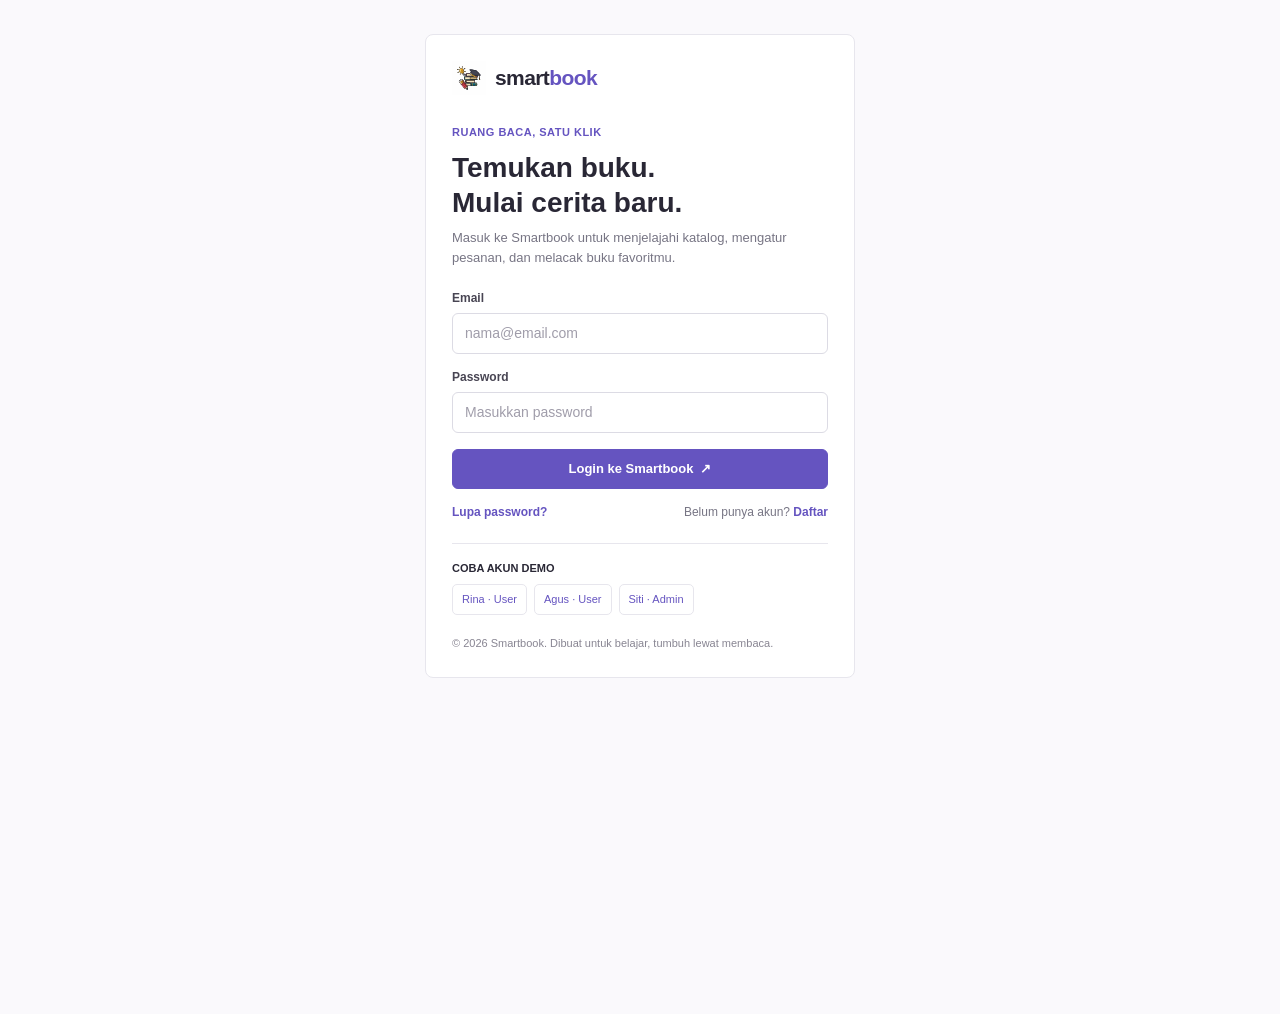
<file: index.html>
<!DOCTYPE html>
<html lang="id">
<head>
  <meta charset="UTF-8">
  <meta name="viewport" content="width=device-width, initial-scale=1.0">
  <meta http-equiv="refresh" content="0; url=login.html">
  <title>Smartbook</title>
</head>
<body>
  <p>Membuka Smartbook... <a href="login.html">Klik di sini jika halaman tidak berpindah otomatis.</a></p>
</body>
</html>
</file>
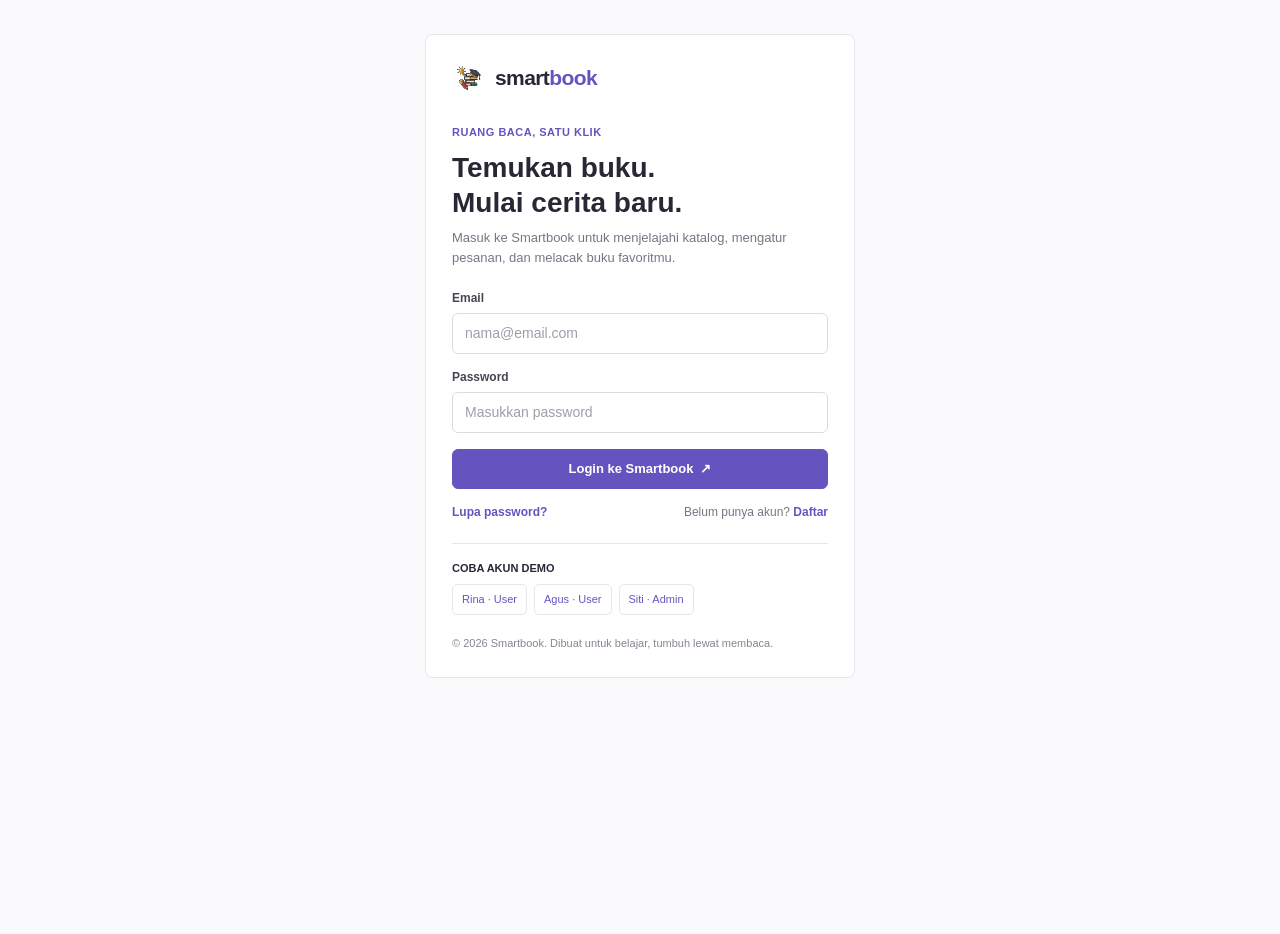
<file: checkout.html>
<!DOCTYPE html>
<html lang="id">

<head>
    <meta charset="UTF-8">
    <meta name="viewport" content="width=device-width, initial-scale=1.0">
    <meta name="theme-color" content="#6257e8">
    <title>Pemesanan Buku | Smartbook</title>
    <link rel="icon" href="img/smartbook-logo.svg" type="image/svg+xml">
    <link rel="stylesheet" href="css/style.css">
</head>

<body>
    <div class="app-shell">
        <aside class="sidebar"><a class="brand" href="dashboard.html"><img src="img/smartbook-logo.svg" alt=""><span
                    class="brand-name">smart<span>book</span></span></a>
            <p class="nav-label">Menu utama</p>
            <nav class="nav-list"><a class="nav-link" href="dashboard.html"><span
                        class="nav-icon">▦</span>Dashboard</a><a class="nav-link" href="stok.html"><span
                        class="nav-icon">▤</span>Stok & Katalog</a><a class="nav-link active" href="checkout.html"><span
                        class="nav-icon">＋</span>Pemesanan Buku</a><a class="nav-link" href="tracking.html"><span
                        class="nav-icon">↗</span>Tracking Pengiriman</a></nav>
            <p class="nav-label">Aktivitas</p>
            <nav class="nav-list"><a class="nav-link" href="laporan.html"><span class="nav-icon">▥</span>Laporan
                    Pemesanan</a><a class="nav-link" href="transaksi.html"><span class="nav-icon">◷</span>History
                    Transaksi</a></nav>
            <div class="sidebar-bottom">
                <div class="help-box"><strong>Pesan dengan nyaman</strong>
                    <p>Pastikan alamat dan nomor kontak benar.</p><a class="btn btn-secondary"
                        href="tracking.html">Lacak pesanan ↗</a>
                </div>
                <div class="profile-row">
                    <div class="avatar" data-user-initial>SB</div>
                    <div class="profile-meta"><strong data-user-name>Pengguna Smartbook</strong><span
                            data-user-role>User</span></div><button class="logout-button" type="button" title="Keluar"
                        aria-label="Keluar">↪</button>
                </div>
            </div>
        </aside>
        <main class="main-area">
            <header class="topbar">
                <div class="topbar-left"><button class="mobile-menu" aria-label="Buka menu" type="button">☰</button>
                    <div>
                        <div class="topbar-title">Pemesanan Buku</div>
                        <div class="topbar-sub">Pilih buku lalu lengkapi data pemesan</div>
                    </div>
                </div>
                <div class="topbar-right">
                    <div class="date-chip">▦ <span data-current-date></span></div>
                    <div class="topbar-avatar">
                        <div class="avatar" data-user-initial>SB</div>
                        <div class="profile-name"><strong data-user-name>Pengguna Smartbook</strong><span
                                data-user-role>User</span></div>
                    </div>
                </div>
            </header>
            <section class="content">
                <div class="page-top">
                    <div><span class="eyebrow">Checkout</span>
                        <h1>Buat pemesanan</h1>
                        <p>Tambahkan buku ke keranjang, lalu selesaikan detail pengiriman.</p>
                    </div><a class="btn btn-outline" href="stok.html">← Kembali ke katalog</a>
                </div>
                <form id="checkout-form" novalidate>
                    <div class="checkout-grid">
                        <div>
                            <section class="card checkout-section">
                                <div class="step-title"><span class="step-number">1</span>
                                    <h2>Pilih buku</h2>
                                </div>
                                <div class="form-row">
                                    <div class="form-group"><label for="select-book">Buku dari katalog</label><select
                                            class="form-control" id="select-book" required></select></div>
                                    <div class="form-group"><label for="select-qty">Jumlah</label><input
                                            class="form-control" id="select-qty" type="number" min="1" max="99"
                                            value="1" required></div>
                                </div><button class="btn btn-secondary" id="add-to-cart" type="button">＋ Tambahkan ke
                                    keranjang</button>
                                <div style="height:18px"></div>
                                <div class="section-heading">
                                    <div>
                                        <h3>Keranjang belanja</h3>
                                        <p id="cart-count-label">Belum ada buku dipilih.</p>
                                    </div>
                                </div>
                                <div id="cart-items">
                                    <div class="empty-state"><span class="empty-icon">▣</span>Keranjang masih kosong.
                                        Pilih buku dari katalog di atas.</div>
                                </div>
                            </section>
                            <section class="card checkout-section">
                                <div class="step-title"><span class="step-number">2</span>
                                    <h2>Informasi pemesan</h2>
                                </div>
                                <div class="form-row">
                                    <div class="form-group"><label for="customer-name">Nama lengkap</label><input
                                            class="form-control" id="customer-name" required
                                            placeholder="Nama penerima"></div>
                                    <div class="form-group"><label for="customer-email">Email</label><input
                                            class="form-control" id="customer-email" type="email" required
                                            placeholder="nama@email.com"></div>
                                </div>
                                <div class="form-row">
                                    <div class="form-group"><label for="customer-phone">Nomor telepon</label><input
                                            class="form-control" id="customer-phone" type="tel" required
                                            pattern="[0-9+() -]{8,18}" placeholder="08xxxxxxxxxx"></div>
                                    <div class="form-group"><label for="customer-city">Kota/Kabupaten</label><input
                                            class="form-control" id="customer-city" required
                                            placeholder="Contoh: Jakarta Selatan"></div>
                                </div>
                                <div class="form-group"><label for="customer-address">Alamat pengiriman
                                        lengkap</label><textarea class="form-control" id="customer-address" required
                                        minlength="10"
                                        placeholder="Nama jalan, nomor rumah, RT/RW, kelurahan..."></textarea></div>
                            </section>
                            <section class="card checkout-section">
                                <div class="step-title"><span class="step-number">3</span>
                                    <h2>Informasi pembayaran</h2>
                                </div>
                                <div class="form-group"><label for="payment-method">Metode pembayaran</label><select
                                        class="form-control" id="payment-method" required>
                                        <option value="Transfer bank">Transfer bank</option>
                                        <option value="E-wallet">E-wallet</option>
                                        <option value="COD">Bayar di tempat (COD)</option>
                                    </select></div>
                                <div class="form-group"><label for="shipping-method">Jenis pengiriman</label><select
                                        class="form-control" id="shipping-method" required>
                                        <option value="Reguler">Reguler · Rp10.000</option>
                                        <option value="Ekspres">Ekspres · Rp20.000</option>
                                    </select></div>
                            </section>
                        </div>
                        <aside>
                            <section class="card" style="position:sticky;top:95px">
                                <div class="section-heading">
                                    <div>
                                        <h2>Ringkasan pesanan</h2>
                                        <p>Cek total sebelum checkout.</p>
                                    </div><span class="icon-box" style="width:37px;height:37px">▣</span>
                                </div>
                                <div class="cart-total">
                                    <div class="total-row"><span>Subtotal buku</span><strong
                                            id="summary-subtotal">Rp0</strong></div>
                                    <div class="total-row"><span>Ongkos kirim</span><strong
                                            id="summary-shipping">Rp10.000</strong></div>
                                    <div class="total-row grand"><span>Total pembayaran</span><strong
                                            id="summary-total">Rp10.000</strong></div>
                                    <p class="form-hint" style="margin:0">Nomor DO akan dibuat otomatis setelah
                                        pemesanan disimpan.</p><button class="btn" type="submit" id="place-order">Buat
                                        pesanan ↗</button><span class="muted small" style="text-align:center">Front-end
                                        demo · tidak ada pembayaran sungguhan</span>
                                </div>
                            </section>
                        </aside>
                    </div>
                </form>
                <footer class="content-footer"><span>© <span id="footer-year"></span> Smartbook</span><span>Pastikan
                        data pemesan sudah sesuai sebelum checkout.</span></footer>
            </section>
        </main>
    </div>
    <div class="modal-backdrop" id="order-success-modal" aria-hidden="true">
        <section class="modal" role="dialog" aria-modal="true" aria-labelledby="order-success-title">
            <div style="text-align:center;padding:8px 8px 2px">
                <div class="icon-box green"
                    style="width:64px;height:64px;margin:0 auto 17px;font-size:27px;border-radius:20px">✓</div>
                <h2 id="order-success-title">Pesanan berhasil dibuat!</h2>
                <p class="muted">Simpan nomor DO ini untuk melacak paketmu.</p>
                <div style="margin:20px 0;padding:17px;border:1px dashed #d9d6ff;border-radius:13px;background:#faf9ff">
                    <span class="muted small">NOMOR DELIVERY ORDER</span>
                    <div id="success-do"
                        style="margin-top:5px;color:var(--brand);font-size:24px;font-family:Manrope,sans-serif;font-weight:800;letter-spacing:1px">
                    </div>
                </div>
                <p id="success-total" class="muted small"></p>
                <div class="modal-actions" style="justify-content:center"><button class="btn btn-outline" type="button"
                        id="copy-do">Salin nomor DO</button><a class="btn" id="track-new-order"
                        href="tracking.html">Lacak pesanan ↗</a></div>
            </div>
        </section>
    </div>
    <script src="js/data.js"></script>
    <script src="js/app.js"></script>
    <script src="js/checkout.js"></script>
</body>

</html>
</file>
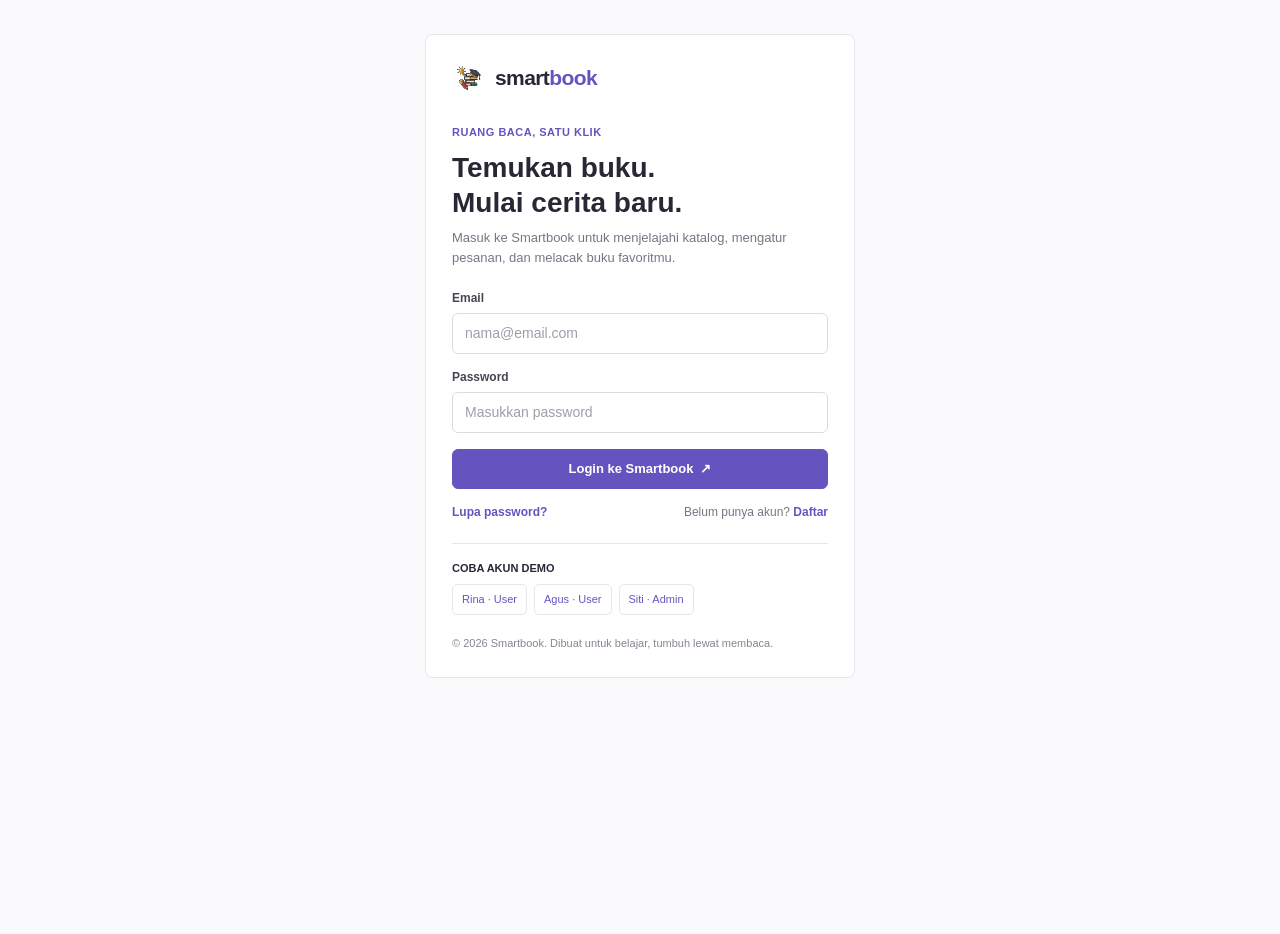
<file: dashboard.html>
<!DOCTYPE html>
<html lang="id">
<head>
  <meta charset="UTF-8"><meta name="viewport" content="width=device-width, initial-scale=1.0">
  <meta name="theme-color" content="#6257e8"><title>Dashboard | Smartbook</title>
  <link rel="icon" href="img/smartbook-logo.svg" type="image/svg+xml"><link rel="stylesheet" href="css/style.css">
</head>
<body>
  <div class="app-shell">
    <aside class="sidebar">
      <a class="brand" href="dashboard.html"><img src="img/smartbook-logo.svg" alt=""><span class="brand-name">smart<span>book</span></span></a>
      <p class="nav-label">Menu utama</p>
      <nav class="nav-list" aria-label="Navigasi utama">
        <a class="nav-link active" href="dashboard.html"><span class="nav-icon">▦</span>Dashboard</a>
        <a class="nav-link" href="stok.html"><span class="nav-icon">▤</span>Stok & Katalog</a>
        <a class="nav-link" href="checkout.html"><span class="nav-icon">＋</span>Pemesanan Buku</a>
        <a class="nav-link" href="tracking.html"><span class="nav-icon">↗</span>Tracking Pengiriman</a>
      </nav>
      <p class="nav-label">Aktivitas</p>
      <nav class="nav-list" aria-label="Aktivitas">
        <a class="nav-link" href="laporan.html"><span class="nav-icon">▥</span>Laporan Pemesanan</a>
        <a class="nav-link" href="transaksi.html"><span class="nav-icon">◷</span>History Transaksi</a>
      </nav>
      <div class="sidebar-bottom">
        <div class="help-box"><strong>Butuh bantuan?</strong><p>Pantau pesanan dan katalogmu dengan mudah.</p><a class="btn btn-secondary" href="tracking.html">Lacak pesanan ↗</a></div>
        <div class="profile-row"><div class="avatar" data-user-initial>SB</div><div class="profile-meta"><strong data-user-name>Pengguna Smartbook</strong><span data-user-role>User</span></div><button class="logout-button" type="button" title="Keluar" aria-label="Keluar">↪</button></div>
      </div>
    </aside>
    <main class="main-area">
      <header class="topbar"><div class="topbar-left"><button class="mobile-menu" aria-label="Buka menu" type="button">☰</button><div><div class="topbar-title">Dashboard</div><div class="topbar-sub">Ringkasan aktivitas Smartbook</div></div></div><div class="topbar-right"><div class="date-chip">▦ <span data-current-date></span></div><div class="topbar-avatar"><div class="avatar" data-user-initial>SB</div><div class="profile-name"><strong data-user-name>Pengguna Smartbook</strong><span data-user-role>User</span></div></div></div></header>
      <section class="content">
        <div class="welcome-banner"><div class="welcome-text"><span class="eyebrow" id="greeting-label">Selamat datang</span><h1 id="greeting-title">Hai, selamat datang di Smartbook!</h1><p>Kelola koleksi buku, pesan bacaan favorit, dan pantau status pengiriman dalam satu tempat.</p><a class="btn" href="stok.html">Jelajahi katalog <span aria-hidden="true">↗</span></a></div><div class="welcome-art" aria-hidden="true"><img src="img/manajemen_keuangan.jpg" alt=""><img src="img/pengantar_komunikasi.jpg" alt=""><img src="img/kepemimpinan.jpg" alt=""></div></div>
        <div class="stats-grid">
          <article class="card stat-card"><div class="icon-box">▤</div><div><p class="stat-label">Judul buku</p><p class="stat-number" id="stat-books">0</p><div class="stat-foot">Koleksi katalog aktif</div></div></article>
          <article class="card stat-card"><div class="icon-box green">▥</div><div><p class="stat-label">Total stok</p><p class="stat-number" id="stat-stock">0</p><div class="stat-foot">Buku siap dipesan</div></div></article>
          <article class="card stat-card"><div class="icon-box orange">▣</div><div><p class="stat-label">Total pesanan</p><p class="stat-number" id="stat-orders">0</p><div class="stat-foot">Termasuk data demo</div></div></article>
          <article class="card stat-card"><div class="icon-box red">↗</div><div><p class="stat-label">Dalam pengiriman</p><p class="stat-number" id="stat-shipping">0</p><div class="stat-foot">Pesanan masih berjalan</div></div></article>
        </div>
        <div class="dashboard-grid">
          <section class="card"><div class="section-heading"><div><h2>Akses cepat</h2><p>Pilih aktivitas yang ingin kamu lakukan.</p></div><span class="pill info">Smartbook</span></div><div class="quick-grid">
            <a class="quick-link" href="stok.html"><div class="icon-box">▤</div><div><strong>Stok & katalog</strong><span>Kelola koleksi buku</span></div><span class="arrow">↗</span></a>
            <a class="quick-link" href="checkout.html"><div class="icon-box green">＋</div><div><strong>Buat pemesanan</strong><span>Tambah pesanan baru</span></div><span class="arrow">↗</span></a>
            <a class="quick-link" href="tracking.html"><div class="icon-box orange">⌖</div><div><strong>Tracking pengiriman</strong><span>Lihat progres paket</span></div><span class="arrow">↗</span></a>
            <a class="quick-link" href="laporan.html"><div class="icon-box red">▥</div><div><strong>Laporan pesanan</strong><span>Ringkasan aktivitas</span></div><span class="arrow">↗</span></a>
          </div></section>
          <section class="card"><div class="section-heading"><div><h2>Pesanan terbaru</h2><p>Aktivitas transaksi terkini.</p></div><a class="text-button" href="transaksi.html">Lihat semua ↗</a></div><div class="activity-list" id="recent-orders"></div></section>
        </div>
        <footer class="content-footer"><span>© <span id="footer-year"></span> Smartbook</span><span>Belajar lebih mudah, satu halaman setiap kali.</span></footer>
      </section>
    </main>
  </div>
  <script src="js/data.js"></script><script src="js/app.js"></script><script src="js/dashboard.js"></script>
</body></html>
</file>
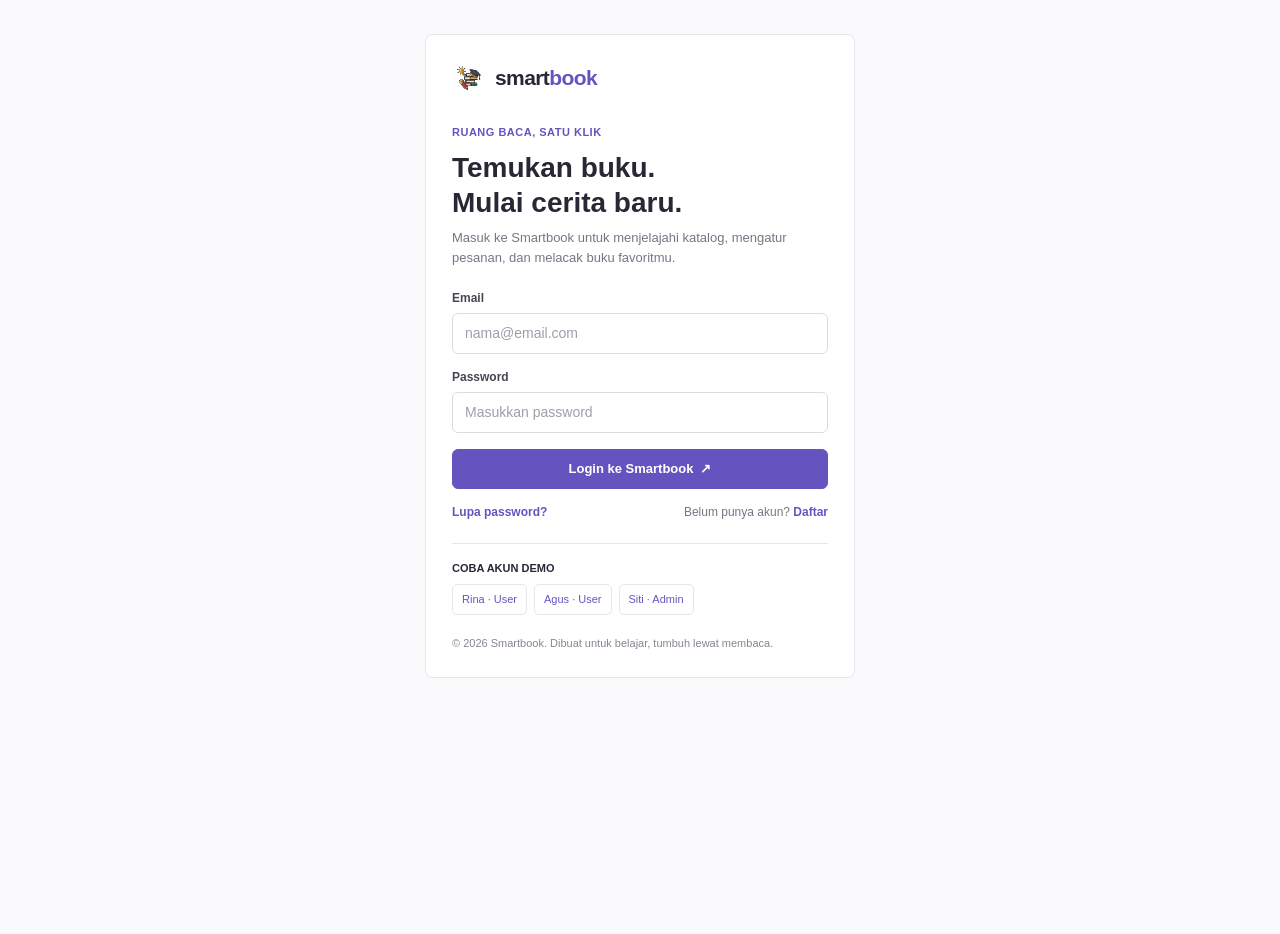
<file: laporan.html>
<!DOCTYPE html>
<html lang="id">

<head>
    <meta charset="UTF-8">
    <meta name="viewport" content="width=device-width, initial-scale=1.0">
    <meta name="theme-color" content="#6257e8">
    <title>Laporan Pemesanan | Smartbook</title>
    <link rel="icon" href="img/smartbook-logo.svg" type="image/svg+xml">
    <link rel="stylesheet" href="css/style.css">
</head>

<body>
    <div class="app-shell">
        <aside class="sidebar"><a class="brand" href="dashboard.html"><img src="img/smartbook-logo.svg" alt=""><span
                    class="brand-name">smart<span>book</span></span></a>
            <p class="nav-label">Menu utama</p>
            <nav class="nav-list"><a class="nav-link" href="dashboard.html"><span
                        class="nav-icon">▦</span>Dashboard</a><a class="nav-link" href="stok.html"><span
                        class="nav-icon">▤</span>Stok & Katalog</a><a class="nav-link" href="checkout.html"><span
                        class="nav-icon">＋</span>Pemesanan Buku</a><a class="nav-link" href="tracking.html"><span
                        class="nav-icon">↗</span>Tracking Pengiriman</a></nav>
            <p class="nav-label">Aktivitas</p>
            <nav class="nav-list"><a class="nav-link active" href="laporan.html"><span class="nav-icon">▥</span>Laporan
                    Pemesanan</a><a class="nav-link" href="transaksi.html"><span class="nav-icon">◷</span>History
                    Transaksi</a></nav>
            <div class="sidebar-bottom">
                <div class="help-box"><strong>Ingin pesan buku?</strong>
                    <p>Koleksi favorit siap dijelajahi.</p><a class="btn btn-secondary" href="stok.html">Buka katalog
                        ↗</a>
                </div>
                <div class="profile-row">
                    <div class="avatar" data-user-initial>SB</div>
                    <div class="profile-meta"><strong data-user-name>Pengguna Smartbook</strong><span
                            data-user-role>User</span></div><button class="logout-button" type="button" title="Keluar"
                        aria-label="Keluar">↪</button>
                </div>
            </div>
        </aside>
        <main class="main-area">
            <header class="topbar">
                <div class="topbar-left"><button class="mobile-menu" aria-label="Buka menu" type="button">☰</button>
                    <div>
                        <div class="topbar-title">Laporan Pemesanan</div>
                        <div class="topbar-sub">Ringkasan data pesanan</div>
                    </div>
                </div>
                <div class="topbar-right">
                    <div class="date-chip">▦ <span data-current-date></span></div>
                    <div class="topbar-avatar">
                        <div class="avatar" data-user-initial>SB</div>
                        <div class="profile-name"><strong data-user-name>Pengguna Smartbook</strong><span
                                data-user-role>User</span></div>
                    </div>
                </div>
            </header>
            <section class="content">
                <div class="page-top">
                    <div><span class="eyebrow">Insight</span>
                        <h1>Laporan pemesanan</h1>
                        <p>Ringkasan transaksi berdasarkan data demo dan pesanan yang dibuat.</p>
                    </div><button class="btn btn-outline" id="print-report" type="button">⎙ Cetak laporan</button>
                </div>
                <div class="stats-grid">
                    <article class="card stat-card">
                        <div class="icon-box">▣</div>
                        <div>
                            <p class="stat-label">Jumlah transaksi</p>
                            <p class="stat-number" id="report-order-count">0</p>
                            <div class="stat-foot">Semua status pesanan</div>
                        </div>
                    </article>
                    <article class="card stat-card">
                        <div class="icon-box green">↗</div>
                        <div>
                            <p class="stat-label">Total nilai pesanan</p>
                            <p class="stat-number" id="report-revenue" style="font-size:20px">Rp0</p>
                            <div class="stat-foot">Akumulasi nominal transaksi</div>
                        </div>
                    </article>
                    <article class="card stat-card">
                        <div class="icon-box orange">◷</div>
                        <div>
                            <p class="stat-label">Sedang diproses/kirim</p>
                            <p class="stat-number" id="report-active">0</p>
                            <div class="stat-foot">Belum selesai</div>
                        </div>
                    </article>
                    <article class="card stat-card">
                        <div class="icon-box red">✓</div>
                        <div>
                            <p class="stat-label">Selesai</p>
                            <p class="stat-number" id="report-done">0</p>
                            <div class="stat-foot">Pesanan telah diterima</div>
                        </div>
                    </article>
                </div>
                <section class="card">
                    <div class="section-heading">
                        <div>
                            <h2>Rincian pesanan</h2>
                            <p>Gunakan filter status untuk mempersempit laporan.</p>
                        </div>
                        <div style="display:flex;gap:9px;flex-wrap:wrap"><select class="form-control" id="status-filter"
                                aria-label="Filter status" style="width:auto;min-width:155px">
                                <option value="all">Semua status</option>
                                <option value="active">Sedang berjalan</option>
                                <option value="done">Selesai</option>
                            </select>
                            <div class="search-box"><span>⌕</span><input class="form-control" type="search"
                                    id="report-search" placeholder="Cari pesanan..."></div>
                        </div>
                    </div>
                    <div class="table-wrap">
                        <table>
                            <thead>
                                <tr>
                                    <th>Nomor DO</th>
                                    <th>Pemesan</th>
                                    <th>Tanggal</th>
                                    <th>Jumlah item</th>
                                    <th>Total</th>
                                    <th>Status</th>
                                    <th>Detail</th>
                                </tr>
                            </thead>
                            <tbody id="report-table"></tbody>
                        </table>
                    </div>
                    <div class="empty-state" id="report-empty" hidden>Tidak ada data yang sesuai dengan filter.</div>
                </section>
                <footer class="content-footer"><span>© <span id="footer-year"></span> Smartbook</span><span>Laporan
                        menggunakan data dummy front-end.</span></footer>
            </section>
        </main>
    </div>
    <script src="js/data.js"></script>
    <script src="js/app.js"></script>
    <script src="js/laporan.js"></script>
</body>

</html>
</file>
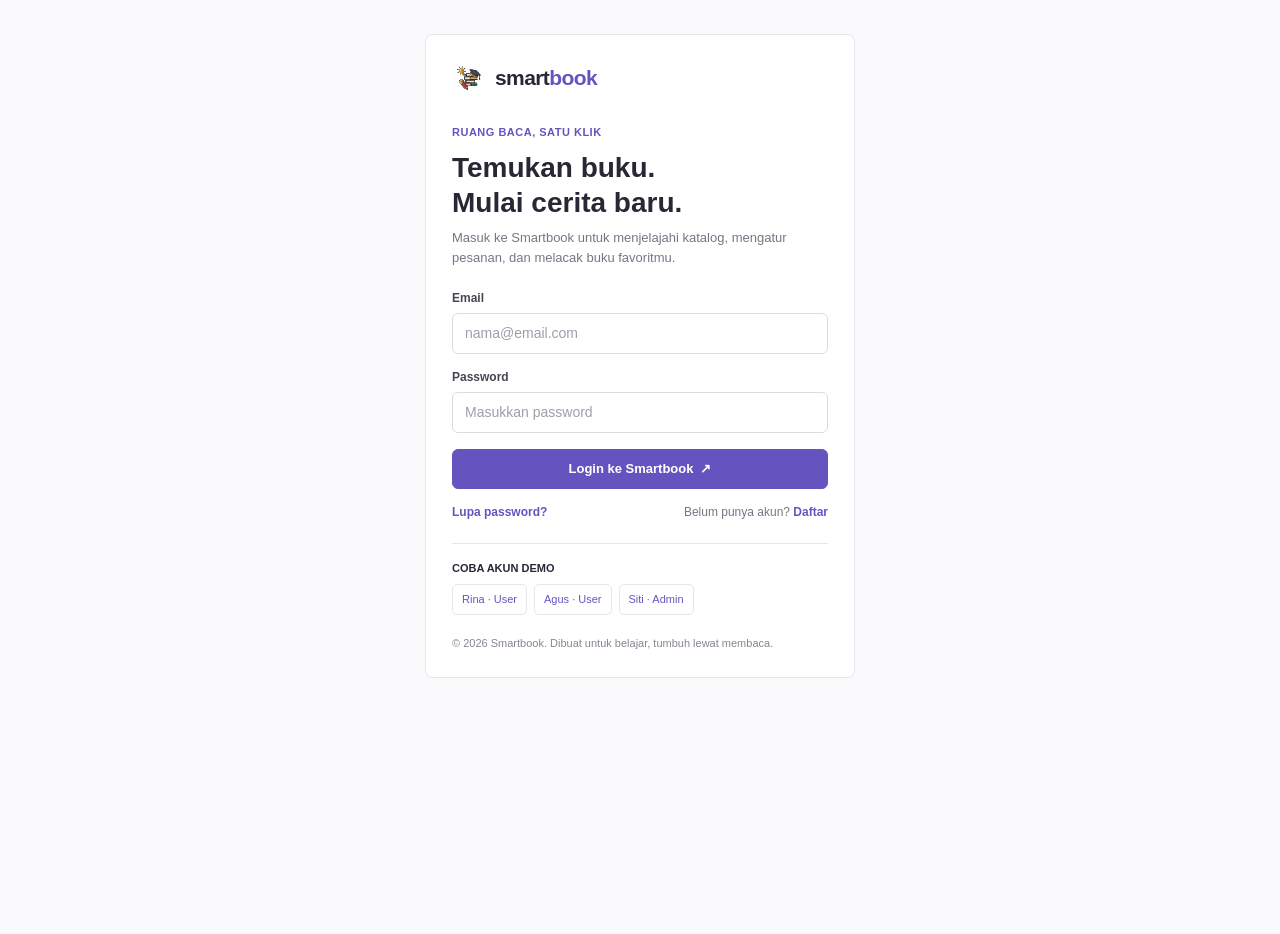
<file: login.html>
<!DOCTYPE html>
<html lang="id">
<head>
  <meta charset="UTF-8">
  <meta name="viewport" content="width=device-width, initial-scale=1.0">
  <meta name="theme-color" content="#6257e8">
  <title>Masuk | Smartbook</title>
  <link rel="icon" href="img/smartbook-logo.svg" type="image/svg+xml">
  <link rel="stylesheet" href="css/style.css">
</head>
<body class="auth-page">
  <main class="auth-left">
    <a class="brand" href="login.html" aria-label="Smartbook beranda">
      <img src="img/smartbook-logo.svg" alt="Logo Smartbook">
      <span class="brand-name">smart<span>book</span></span>
    </a>
    <section class="auth-copy">
      <span class="eyebrow">Ruang baca, satu klik</span>
      <h1>Temukan buku.<br>Mulai cerita baru.</h1>
      <p>Masuk ke Smartbook untuk menjelajahi katalog, mengatur pesanan, dan melacak buku favoritmu.</p>
    </section>
    <form class="auth-form" id="login-form" novalidate>
      <div class="form-group">
        <label for="email">Email</label>
        <div class="input-with-icon"><span class="input-icon">✉</span><input class="form-control" id="email" name="email" type="email" placeholder="nama@email.com" autocomplete="username" required></div>
      </div>
      <div class="form-group">
        <label for="password">Password</label>
        <div class="input-with-icon"><span class="input-icon">♙</span><input class="form-control" id="password" name="password" type="password" placeholder="Masukkan password" autocomplete="current-password" required></div>
      </div>
      <button type="submit" class="btn">Login ke Smartbook <span aria-hidden="true">↗</span></button>
      <div class="auth-links">
        <button class="text-button" type="button" data-open-modal="forgot-modal">Lupa password?</button>
        <span class="muted">Belum punya akun? <button class="text-button" type="button" data-open-modal="register-modal">Daftar</button></span>
      </div>
    </form>
    <div class="demo-box">
      <strong>COBA AKUN DEMO</strong>
      <div class="demo-accounts">
        <button class="demo-account" type="button" data-demo-email="rina@gmail.com" data-demo-password="rina123">Rina · User</button>
        <button class="demo-account" type="button" data-demo-email="agus@gmail.com" data-demo-password="agus123">Agus · User</button>
        <button class="demo-account" type="button" data-demo-email="siti@gmail.com" data-demo-password="siti123">Siti · Admin</button>
      </div>
    </div>
    <p class="auth-footer">© <span id="year"></span> Smartbook. Dibuat untuk belajar, tumbuh lewat membaca.</p>
  </main>
  <aside class="auth-right" aria-label="Ilustrasi buku Smartbook">
    <div class="auth-art">
      <span class="art-label">✦ Your next chapter starts here</span>
      <h2>Pengetahuan yang baik selalu punya cerita.</h2>
      <p>Jelajahi koleksi buku pilihan dan jadikan setiap halaman sebagai langkah baru.</p>
      <div class="book-stage" aria-hidden="true">
        <img class="stage-book" src="img/kepemimpinan.jpg" alt="">
        <img class="stage-book" src="img/pengantar_komunikasi.jpg" alt="">
        <img class="stage-book" src="img/paud_perkembangan.jpg" alt="">
      </div>
      <span class="small" style="color:rgba(255,255,255,.8)">Baca lebih banyak. Tumbuh lebih jauh.</span>
    </div>
  </aside>

  <div class="modal-backdrop" id="forgot-modal" aria-hidden="true">
    <section class="modal" role="dialog" aria-modal="true" aria-labelledby="forgot-title">
      <div class="modal-head"><div><h2 id="forgot-title">Lupa password?</h2><p>Masukkan email yang terdaftar untuk memeriksa akun demo.</p></div><button class="modal-close" type="button" data-close-modal aria-label="Tutup">×</button></div>
      <form id="forgot-form">
        <div class="form-group"><label for="forgot-email">Email terdaftar</label><input class="form-control" id="forgot-email" type="email" placeholder="nama@email.com" required></div>
        <p class="form-hint">Demo front-end tidak mengirim email sungguhan atau mengubah password di server.</p>
        <div class="modal-actions"><button class="btn btn-outline" type="button" data-close-modal>Batal</button><button class="btn" type="submit">Periksa email</button></div>
      </form>
    </section>
  </div>
  <div class="modal-backdrop" id="register-modal" aria-hidden="true">
    <section class="modal" role="dialog" aria-modal="true" aria-labelledby="register-title">
      <div class="modal-head"><div><h2 id="register-title">Buat akun Smartbook</h2><p>Daftar untuk mulai mengelola pesanan bukumu.</p></div><button class="modal-close" type="button" data-close-modal aria-label="Tutup">×</button></div>
      <form id="register-form">
        <div class="form-group"><label for="register-name">Nama lengkap</label><input class="form-control" id="register-name" type="text" placeholder="Nama kamu" minlength="3" required></div>
        <div class="form-group"><label for="register-email">Email</label><input class="form-control" id="register-email" type="email" placeholder="nama@email.com" required></div>
        <div class="form-group"><label for="register-password">Password</label><input class="form-control" id="register-password" type="password" placeholder="Minimal 6 karakter" minlength="6" required></div>
        <p class="form-hint">Akun baru disimpan di localStorage browser, bukan database/server.</p>
        <div class="modal-actions"><button class="btn btn-outline" type="button" data-close-modal>Batal</button><button class="btn" type="submit">Daftar sekarang</button></div>
      </form>
    </section>
  </div>
  <script src="js/data.js"></script>
  <script src="js/app.js"></script>
  <script src="js/login.js"></script>
</body>
</html>
</file>
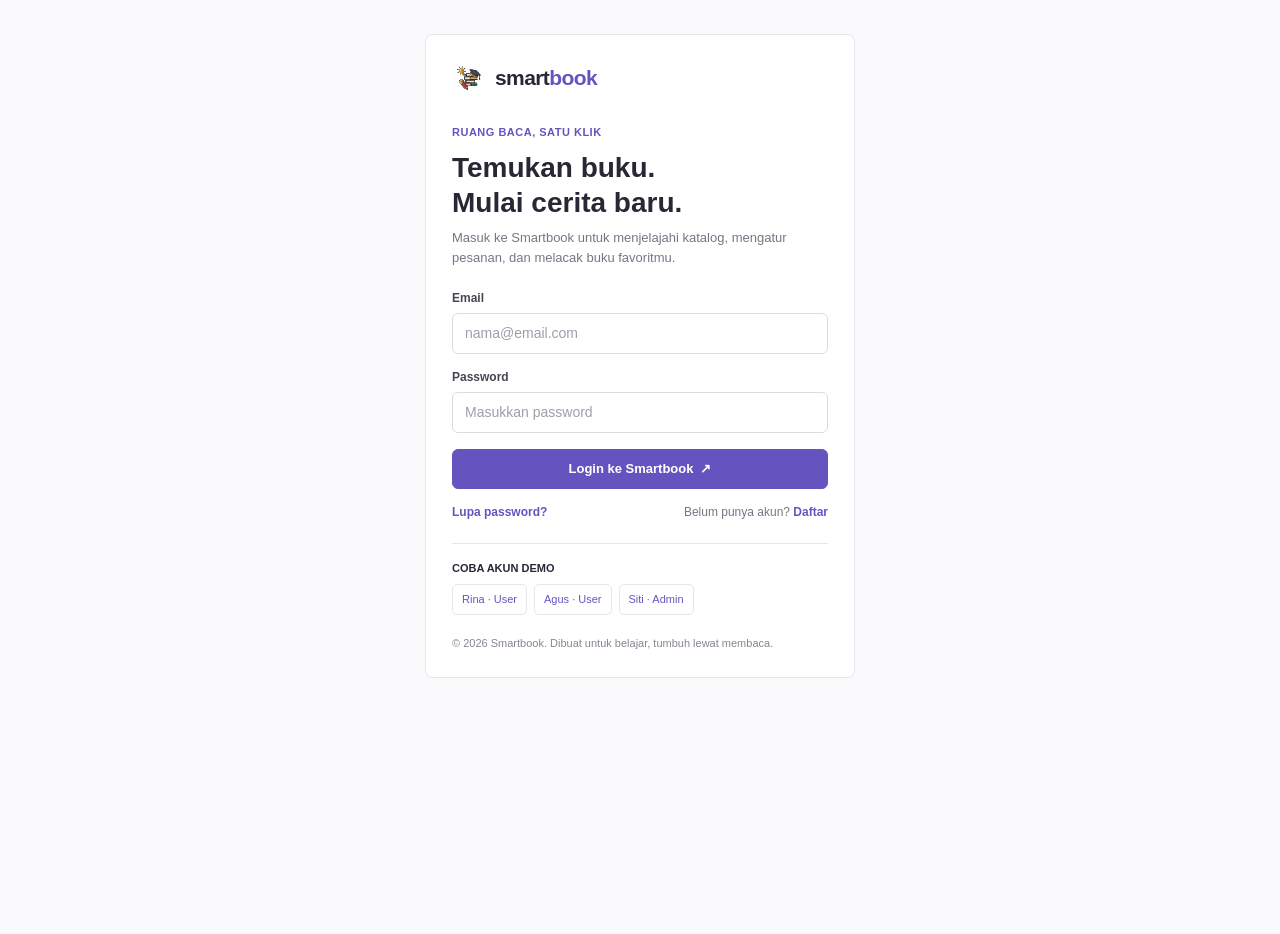
<file: stok.html>
<!DOCTYPE html>
<html lang="id"><head><meta charset="UTF-8"><meta name="viewport" content="width=device-width, initial-scale=1.0"><meta name="theme-color" content="#6257e8"><title>Stok & Katalog | Smartbook</title><link rel="icon" href="img/smartbook-logo.svg" type="image/svg+xml"><link rel="stylesheet" href="css/style.css"></head>
<body><div class="app-shell">
  <aside class="sidebar"><a class="brand" href="dashboard.html"><img src="img/smartbook-logo.svg" alt=""><span class="brand-name">smart<span>book</span></span></a><p class="nav-label">Menu utama</p><nav class="nav-list"><a class="nav-link" href="dashboard.html"><span class="nav-icon">▦</span>Dashboard</a><a class="nav-link active" href="stok.html"><span class="nav-icon">▤</span>Stok & Katalog</a><a class="nav-link" href="checkout.html"><span class="nav-icon">＋</span>Pemesanan Buku</a><a class="nav-link" href="tracking.html"><span class="nav-icon">↗</span>Tracking Pengiriman</a></nav><p class="nav-label">Aktivitas</p><nav class="nav-list"><a class="nav-link" href="laporan.html"><span class="nav-icon">▥</span>Laporan Pemesanan</a><a class="nav-link" href="transaksi.html"><span class="nav-icon">◷</span>History Transaksi</a></nav><div class="sidebar-bottom"><div class="help-box"><strong>Temukan bacaan baru</strong><p>Pilih buku favorit dari koleksi yang tersedia.</p><a class="btn btn-secondary" href="checkout.html">Pesan buku ↗</a></div><div class="profile-row"><div class="avatar" data-user-initial>SB</div><div class="profile-meta"><strong data-user-name>Pengguna Smartbook</strong><span data-user-role>User</span></div><button class="logout-button" type="button" title="Keluar" aria-label="Keluar">↪</button></div></div></aside>
  <main class="main-area"><header class="topbar"><div class="topbar-left"><button class="mobile-menu" aria-label="Buka menu" type="button">☰</button><div><div class="topbar-title">Stok & Katalog</div><div class="topbar-sub">Kelola koleksi buku Smartbook</div></div></div><div class="topbar-right"><div class="date-chip">▦ <span data-current-date></span></div><div class="topbar-avatar"><div class="avatar" data-user-initial>SB</div><div class="profile-name"><strong data-user-name>Pengguna Smartbook</strong><span data-user-role>User</span></div></div></div></header>
    <section class="content"><div class="page-top"><div><span class="eyebrow">Koleksi buku</span><h1>Stok & Katalog</h1><p>Lihat, cari, dan tambahkan koleksi buku ke katalog.</p></div><button class="btn" id="open-add-book">＋ Tambah buku</button></div>
      <section class="card" style="margin-bottom:20px"><div class="section-heading"><div><h2>Katalog buku</h2><p><span id="catalog-count">0</span> judul tersedia dalam katalog.</p></div><div class="search-box"><span>⌕</span><input class="form-control" id="catalog-search" type="search" placeholder="Cari judul atau kode..."></div></div><div class="catalog-grid" id="catalog-grid"></div><div class="empty-state" id="catalog-empty" hidden><span class="empty-icon">⌕</span>Buku yang kamu cari belum ada di katalog.</div></section>
      <section class="card"><div class="section-heading"><div><h2>Ringkasan stok</h2><p>Data dummy berasal dari file JavaScript <code>data.js</code>.</p></div><span class="pill info">DOM aktif</span></div><div class="table-wrap"><table><thead><tr><th>Kode buku</th><th>Nama buku</th><th>Jenis</th><th>Edisi</th><th>Stok</th><th>Harga</th><th>Aksi</th></tr></thead><tbody id="stock-table-body"></tbody></table></div></section>
      <footer class="content-footer"><span>© <span id="footer-year"></span> Smartbook</span><span>Perubahan katalog disimpan di browser ini.</span></footer>
    </section>
  </main>
</div>
<div class="modal-backdrop" id="add-book-modal" aria-hidden="true"><section class="modal" role="dialog" aria-modal="true" aria-labelledby="add-book-title"><div class="modal-head"><div><h2 id="add-book-title">Tambah buku baru</h2><p>Isi informasi buku untuk menambah baris katalog.</p></div><button class="modal-close" type="button" data-close-modal aria-label="Tutup">×</button></div><form id="add-book-form"><div class="form-row"><div class="form-group"><label for="book-code">Kode buku</label><input class="form-control" id="book-code" required placeholder="MIS. IT2026"></div><div class="form-group"><label for="book-type">Jenis buku</label><select class="form-control" id="book-type"><option>Buku Ajar</option><option>Novel</option><option>Referensi</option><option>Komik</option><option>Pengembangan Diri</option></select></div></div><div class="form-group"><label for="book-name">Nama buku</label><input class="form-control" id="book-name" required placeholder="Judul buku"></div><div class="form-row"><div class="form-group"><label for="book-edition">Edisi</label><input class="form-control" id="book-edition" type="number" min="1" value="1" required></div><div class="form-group"><label for="book-stock">Jumlah stok</label><input class="form-control" id="book-stock" type="number" min="0" value="10" required></div></div><div class="form-group"><label for="book-price">Harga (Rupiah)</label><input class="form-control" id="book-price" type="number" min="0" step="1000" required placeholder="150000"></div><p class="form-hint">Sampul buku baru menggunakan gambar sampul default sampai file gambar diganti.</p><div class="modal-actions"><button class="btn btn-outline" type="button" data-close-modal>Batal</button><button class="btn" type="submit">Simpan buku</button></div></form></section></div>
<script src="js/data.js"></script><script src="js/app.js"></script><script src="js/stok.js"></script></body></html>
</file>
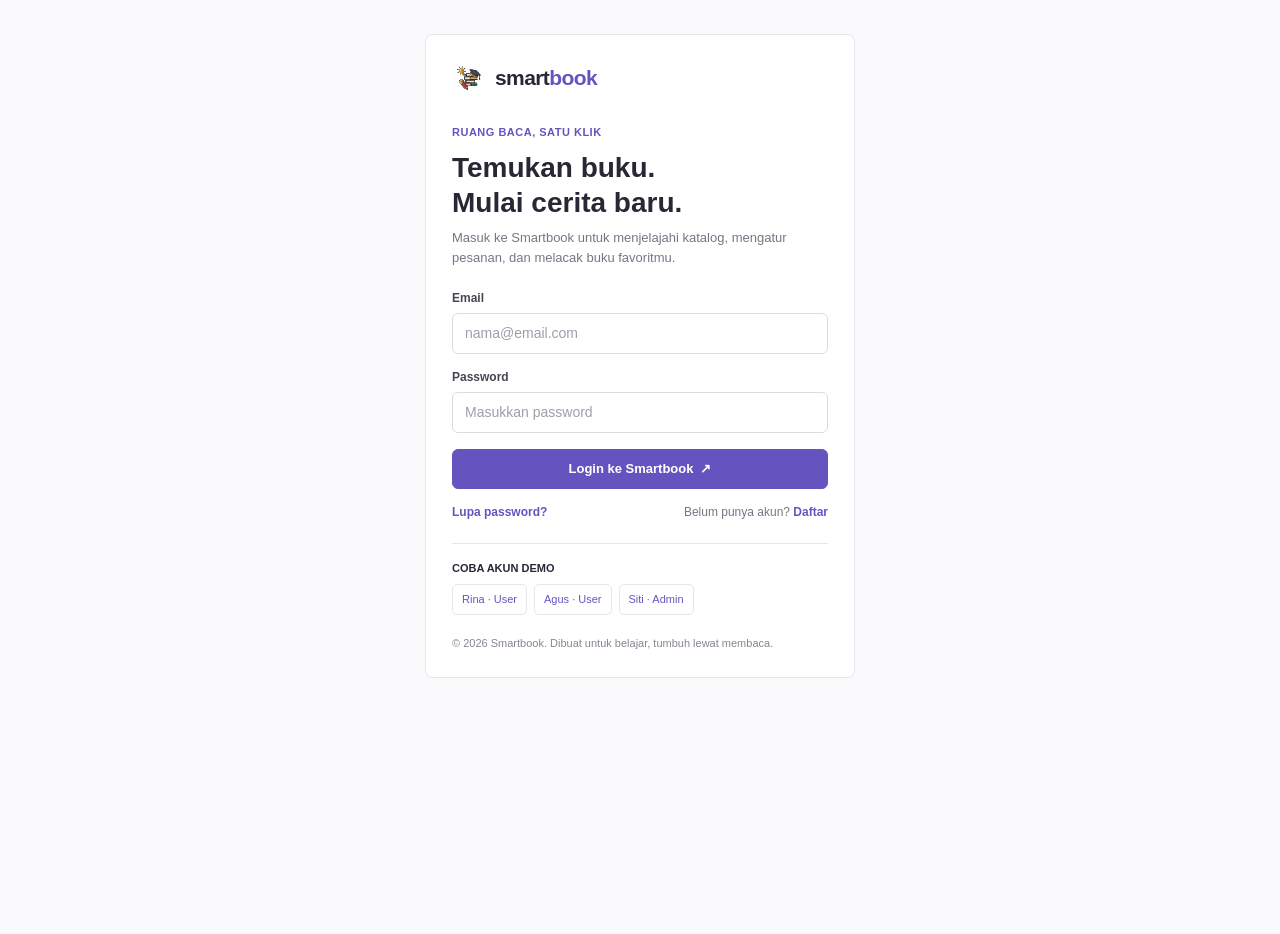
<file: tracking.html>
<!DOCTYPE html>
<html lang="id">

<head>
    <meta charset="UTF-8">
    <meta name="viewport" content="width=device-width, initial-scale=1.0">
    <meta name="theme-color" content="#6257e8">
    <title>Tracking Pengiriman | Smartbook</title>
    <link rel="icon" href="img/smartbook-logo.svg" type="image/svg+xml">
    <link rel="stylesheet" href="css/style.css">
</head>

<body>
    <div class="app-shell">
        <aside class="sidebar"><a class="brand" href="dashboard.html"><img src="img/smartbook-logo.svg" alt=""><span
                    class="brand-name">smart<span>book</span></span></a>
            <p class="nav-label">Menu utama</p>
            <nav class="nav-list"><a class="nav-link" href="dashboard.html"><span
                        class="nav-icon">▦</span>Dashboard</a><a class="nav-link" href="stok.html"><span
                        class="nav-icon">▤</span>Stok & Katalog</a><a class="nav-link" href="checkout.html"><span
                        class="nav-icon">＋</span>Pemesanan Buku</a><a class="nav-link active" href="tracking.html"><span
                        class="nav-icon">↗</span>Tracking Pengiriman</a></nav>
            <p class="nav-label">Aktivitas</p>
            <nav class="nav-list"><a class="nav-link" href="laporan.html"><span class="nav-icon">▥</span>Laporan
                    Pemesanan</a><a class="nav-link" href="transaksi.html"><span class="nav-icon">◷</span>History
                    Transaksi</a></nav>
            <div class="sidebar-bottom">
                <div class="help-box"><strong>Nomor DO belum ketemu?</strong>
                    <p>Cek lagi nomor pada detail pesanan.</p><a class="btn btn-secondary" href="transaksi.html">Buka
                        transaksi ↗</a>
                </div>
                <div class="profile-row">
                    <div class="avatar" data-user-initial>SB</div>
                    <div class="profile-meta"><strong data-user-name>Pengguna Smartbook</strong><span
                            data-user-role>User</span></div><button class="logout-button" type="button" title="Keluar"
                        aria-label="Keluar">↪</button>
                </div>
            </div>
        </aside>
        <main class="main-area">
            <header class="topbar">
                <div class="topbar-left"><button class="mobile-menu" aria-label="Buka menu" type="button">☰</button>
                    <div>
                        <div class="topbar-title">Tracking Pengiriman</div>
                        <div class="topbar-sub">Cari dan pantau perjalanan paket</div>
                    </div>
                </div>
                <div class="topbar-right">
                    <div class="date-chip">▦ <span data-current-date></span></div>
                    <div class="topbar-avatar">
                        <div class="avatar" data-user-initial>SB</div>
                        <div class="profile-name"><strong data-user-name>Pengguna Smartbook</strong><span
                                data-user-role>User</span></div>
                    </div>
                </div>
            </header>
            <section class="content">
                <div class="page-top">
                    <div><span class="eyebrow">Lacak paket</span>
                        <h1>Di mana buku kamu?</h1>
                        <p>Masukkan nomor Delivery Order untuk melihat status dan detail pengiriman.</p>
                    </div><span class="pill info">Data simulasi</span>
                </div>
                <section class="card">
                    <form id="tracking-form"><label for="do-number"
                            style="display:block;margin-bottom:8px;font-weight:800;font-size:12px">Nomor Delivery Order
                            (DO)</label>
                        <div class="tracking-search"><input class="form-control" id="do-number"
                                placeholder="Contoh: 20230012 atau VB12345678" required><button class="btn"
                                type="submit">⌕ Cari pengiriman</button></div>
                    </form>
                    <div class="sample-codes">Coba nomor demo: <button class="sample-code" type="button"
                            data-sample-do="20230012">20230012</button><button class="sample-code" type="button"
                            data-sample-do="20230013">20230013</button><span class="muted">Pesanan baru juga bisa
                            dilacak dengan nomor DO yang dibuat checkout.</span></div>
                </section>
                <div id="tracking-result" class="tracking-result" hidden></div>
                <div id="tracking-empty" class="card empty-state" style="margin-top:22px"><span
                        class="empty-icon">⌖</span><strong
                        style="display:block;color:var(--ink);margin-bottom:5px">Lacak pesananmu di
                        sini</strong>Masukkan nomor DO di atas untuk melihat detail perjalanan buku.</div>
                <footer class="content-footer"><span>© <span id="footer-year"></span> Smartbook</span><span>Status
                        pengiriman merupakan simulasi data front-end.</span></footer>
            </section>
        </main>
    </div>
    <script src="js/data.js"></script>
    <script src="js/app.js"></script>
    <script src="js/tracking.js"></script>
</body>

</html>
</file>
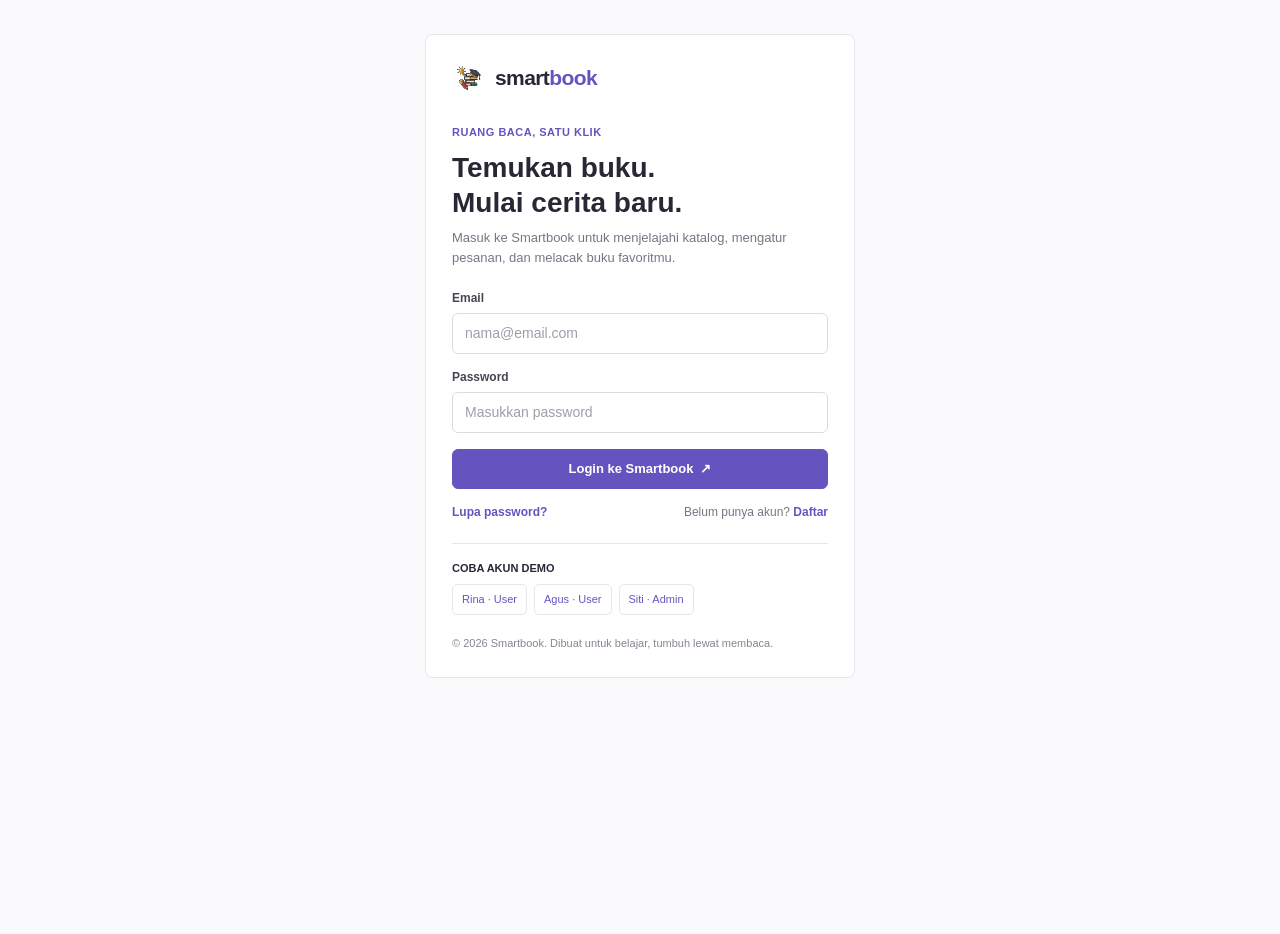
<file: transaksi.html>
<!DOCTYPE html>
<html lang="id">

<head>
    <meta charset="UTF-8">
    <meta name="viewport" content="width=device-width, initial-scale=1.0">
    <meta name="theme-color" content="#6257e8">
    <title>History Transaksi | Smartbook</title>
    <link rel="icon" href="img/smartbook-logo.svg" type="image/svg+xml">
    <link rel="stylesheet" href="css/style.css">
</head>

<body>
    <div class="app-shell">
        <aside class="sidebar"><a class="brand" href="dashboard.html"><img src="img/smartbook-logo.svg" alt=""><span
                    class="brand-name">smart<span>book</span></span></a>
            <p class="nav-label">Menu utama</p>
            <nav class="nav-list"><a class="nav-link" href="dashboard.html"><span
                        class="nav-icon">▦</span>Dashboard</a><a class="nav-link" href="stok.html"><span
                        class="nav-icon">▤</span>Stok & Katalog</a><a class="nav-link" href="checkout.html"><span
                        class="nav-icon">＋</span>Pemesanan Buku</a><a class="nav-link" href="tracking.html"><span
                        class="nav-icon">↗</span>Tracking Pengiriman</a></nav>
            <p class="nav-label">Aktivitas</p>
            <nav class="nav-list"><a class="nav-link" href="laporan.html"><span class="nav-icon">▥</span>Laporan
                    Pemesanan</a><a class="nav-link active" href="transaksi.html"><span class="nav-icon">◷</span>History
                    Transaksi</a></nav>
            <div class="sidebar-bottom">
                <div class="help-box"><strong>Pesan buku favorit</strong>
                    <p>Tambahkan buku baru ke pesananmu.</p><a class="btn btn-secondary" href="checkout.html">Buat
                        pesanan ↗</a>
                </div>
                <div class="profile-row">
                    <div class="avatar" data-user-initial>SB</div>
                    <div class="profile-meta"><strong data-user-name>Pengguna Smartbook</strong><span
                            data-user-role>User</span></div><button class="logout-button" type="button" title="Keluar"
                        aria-label="Keluar">↪</button>
                </div>
            </div>
        </aside>
        <main class="main-area">
            <header class="topbar">
                <div class="topbar-left"><button class="mobile-menu" aria-label="Buka menu" type="button">☰</button>
                    <div>
                        <div class="topbar-title">History Transaksi</div>
                        <div class="topbar-sub">Semua riwayat pesanan Smartbook</div>
                    </div>
                </div>
                <div class="topbar-right">
                    <div class="date-chip">▦ <span data-current-date></span></div>
                    <div class="topbar-avatar">
                        <div class="avatar" data-user-initial>SB</div>
                        <div class="profile-name"><strong data-user-name>Pengguna Smartbook</strong><span
                                data-user-role>User</span></div>
                    </div>
                </div>
            </header>
            <section class="content">
                <div class="page-top">
                    <div><span class="eyebrow">Riwayat aktivitas</span>
                        <h1>History transaksi</h1>
                        <p>Semua pesanan, status, serta detail transaksi tersimpan di browser ini.</p>
                    </div><a class="btn" href="checkout.html">＋ Pesanan baru</a>
                </div>
                <div class="stats-grid" style="grid-template-columns:repeat(3,minmax(0,1fr))">
                    <article class="card stat-card">
                        <div class="icon-box">◷</div>
                        <div>
                            <p class="stat-label">Semua transaksi</p>
                            <p class="stat-number" id="history-count">0</p>
                            <div class="stat-foot">Total catatan pesanan</div>
                        </div>
                    </article>
                    <article class="card stat-card">
                        <div class="icon-box green">✓</div>
                        <div>
                            <p class="stat-label">Selesai</p>
                            <p class="stat-number" id="history-complete">0</p>
                            <div class="stat-foot">Pesanan diterima</div>
                        </div>
                    </article>
                    <article class="card stat-card">
                        <div class="icon-box orange">↗</div>
                        <div>
                            <p class="stat-label">Proses pengiriman</p>
                            <p class="stat-number" id="history-progress">0</p>
                            <div class="stat-foot">Masih aktif</div>
                        </div>
                    </article>
                </div>
                <section class="card">
                    <div class="section-heading">
                        <div>
                            <h2>Daftar transaksi</h2>
                            <p>Pilih detail atau lacak paket dari nomor DO.</p>
                        </div>
                        <div style="display:flex;gap:9px;flex-wrap:wrap"><select class="form-control"
                                id="history-filter" aria-label="Filter status" style="width:auto;min-width:140px">
                                <option value="all">Semua status</option>
                                <option value="active">Aktif</option>
                                <option value="done">Selesai</option>
                            </select>
                            <div class="search-box"><span>⌕</span><input class="form-control" id="history-search"
                                    type="search" placeholder="Cari nama / nomor DO..."></div>
                        </div>
                    </div>
                    <div class="table-wrap">
                        <table>
                            <thead>
                                <tr>
                                    <th>Nomor transaksi / DO</th>
                                    <th>Pemesan</th>
                                    <th>Tanggal</th>
                                    <th>Pembayaran</th>
                                    <th>Total</th>
                                    <th>Status</th>
                                    <th>Aksi</th>
                                </tr>
                            </thead>
                            <tbody id="history-table"></tbody>
                        </table>
                    </div>
                    <div id="history-empty" class="empty-state" hidden><span class="empty-icon">◷</span>Belum ada
                        transaksi yang sesuai.</div>
                </section>
                <footer class="content-footer"><span>© <span id="footer-year"></span> Smartbook</span><span>Data
                        transaksi disimpan secara lokal menggunakan localStorage.</span></footer>
            </section>
        </main>
    </div>
    <div class="modal-backdrop" id="transaction-modal" aria-hidden="true">
        <section class="modal" role="dialog" aria-modal="true" aria-labelledby="transaction-title">
            <div class="modal-head">
                <div>
                    <h2 id="transaction-title">Detail transaksi</h2>
                    <p>Informasi pesanan dan pembayaran.</p>
                </div><button class="modal-close" type="button" data-close-modal aria-label="Tutup">×</button>
            </div>
            <div id="transaction-detail"></div>
            <div class="modal-actions"><button class="btn btn-outline" type="button" data-close-modal>Tutup</button><a
                    class="btn" id="modal-track-link" href="tracking.html">Lacak pesanan ↗</a></div>
        </section>
    </div>
    <script src="js/data.js"></script>
    <script src="js/app.js"></script>
    <script src="js/transaksi.js"></script>
</body>

</html>
</file>
<file: css/style.css>
/* Smartbook: gaya sederhana untuk tugas UTS Pemrograman Web 1 */
:root {
  --brand: #6554c0;
  --brand-light: #f1effb;
  --ink: #292735;
  --muted: #777584;
  --line: #e7e6ed;
  --page: #faf9fc;
  --white: #ffffff;
  --green: #23845d;
  --green-light: #eaf6ef;
  --orange: #a86b18;
  --orange-light: #fff4e3;
  --red: #bf3c4f;
  --red-light: #fff0f1;
}
* { box-sizing: border-box; }
html { scroll-behavior: smooth; }
body { margin: 0; background: var(--page); color: var(--ink); font-family: Arial, Helvetica, sans-serif; font-size: 14px; line-height: 1.5; }
button, input, select, textarea { font: inherit; }
button, a { -webkit-tap-highlight-color: transparent; }
a { color: inherit; text-decoration: none; }
button { cursor: pointer; }
img { max-width: 100%; }
h1, h2, h3, h4, p { margin-top: 0; }
h1 { margin-bottom: 8px; font-size: 27px; line-height: 1.25; }
h2 { margin-bottom: 12px; font-size: 19px; }
h3 { font-size: 15px; }
.muted { color: var(--muted); }
.small { font-size: 12px; }
.eyebrow { color: var(--brand); font-size: 11px; font-weight: 700; text-transform: uppercase; letter-spacing: .5px; }
.brand { display: inline-flex; align-items: center; gap: 9px; }
.brand img { width: 34px; height: 34px; object-fit: contain; }
.brand-name { font-size: 21px; font-weight: 700; letter-spacing: -.6px; }
.brand-name span { color: var(--brand); }
.btn { display: inline-flex; align-items: center; justify-content: center; gap: 7px; min-height: 39px; padding: 9px 14px; border: 1px solid var(--brand); border-radius: 6px; background: var(--brand); color: white; font-size: 13px; font-weight: 700; }
.btn:hover { background: #5545ad; }
.btn:disabled { opacity: .55; cursor: not-allowed; }
.btn-secondary { border-color: var(--line); background: var(--brand-light); color: var(--brand); }
.btn-secondary:hover { background: #e7e3f7; }
.btn-outline { border-color: var(--line); background: white; color: var(--ink); }
.btn-outline:hover { border-color: var(--brand); color: var(--brand); }
.btn-danger { border-color: #f0d0d4; background: var(--red-light); color: var(--red); }
.btn-sm { min-height: 30px; padding: 5px 9px; font-size: 12px; }
.icon-box { display: inline-flex; align-items: center; justify-content: center; width: 38px; height: 38px; flex: 0 0 auto; border-radius: 6px; background: var(--brand-light); color: var(--brand); font-size: 18px; }
.icon-box.green { background: var(--green-light); color: var(--green); }
.icon-box.orange { background: var(--orange-light); color: var(--orange); }
.icon-box.red { background: var(--red-light); color: var(--red); }
.pill { display: inline-flex; align-items: center; padding: 4px 8px; border-radius: 4px; background: #f0eff4; color: #656270; font-size: 11px; font-weight: 700; white-space: nowrap; }
.pill.success { background: var(--green-light); color: var(--green); }
.pill.warning { background: var(--orange-light); color: var(--orange); }
.pill.info { background: var(--brand-light); color: var(--brand); }
.pill.danger { background: var(--red-light); color: var(--red); }
.card { min-width: 0; padding: 18px; border: 1px solid var(--line); border-radius: 8px; background: var(--white); box-shadow: none; }
.section-heading { display: flex; align-items: center; justify-content: space-between; gap: 12px; margin-bottom: 15px; }
.section-heading h2, .section-heading h3 { margin-bottom: 0; }
.section-heading p { margin: 4px 0 0; color: var(--muted); font-size: 12px; }
.page-top { display: flex; align-items: center; justify-content: space-between; gap: 14px; margin-bottom: 20px; }
.page-top p { margin: 0; color: var(--muted); }
.form-group { display: grid; gap: 6px; margin-bottom: 14px; }
.form-group label { color: #484553; font-size: 12px; font-weight: 700; }
.form-control { display: block; width: 100%; min-height: 40px; padding: 9px 11px; border: 1px solid #dcdbe4; border-radius: 6px; outline: none; background: white; color: var(--ink); }
.form-control:focus { border-color: var(--brand); box-shadow: 0 0 0 2px #6554c018; }
.form-control::placeholder { color: #a09daa; }
textarea.form-control { min-height: 80px; resize: vertical; }
.form-hint { margin: -3px 0 13px; color: var(--muted); font-size: 11px; }
.form-row { display: grid; grid-template-columns: repeat(2, minmax(0, 1fr)); gap: 12px; }
.input-with-icon { position: relative; }
.input-with-icon .form-control { padding-left: 12px; }
.input-with-icon .input-icon { display: none; }
.table-wrap { overflow-x: auto; width: 100%; }
table { width: 100%; border-collapse: collapse; white-space: nowrap; }
th { padding: 10px 12px; border-bottom: 1px solid var(--line); background: #f8f7fa; color: #656270; font-size: 11px; font-weight: 700; text-align: left; }
td { padding: 11px 12px; border-bottom: 1px solid #efedf3; color: #4f4c59; font-size: 12px; }
tbody tr:last-child td { border-bottom: 0; }
tbody tr:hover { background: #fbfaff; }
.book-mini { display: flex; align-items: center; gap: 9px; min-width: 170px; }
.book-mini img { width: 38px; height: 49px; border-radius: 3px; background: #eee; object-fit: cover; }
.book-mini strong { display: block; max-width: 235px; overflow: hidden; color: var(--ink); font-size: 12px; text-overflow: ellipsis; white-space: nowrap; }
.book-mini span { display: block; margin-top: 2px; color: var(--muted); font-size: 10px; }
.empty-state { padding: 26px 12px; color: var(--muted); text-align: center; }
.empty-state .empty-icon { display: block; margin-bottom: 7px; font-size: 25px; }
.search-box { position: relative; width: min(100%, 300px); }
.search-box span { display: none; }
.search-box input { padding-left: 11px; }

/* Login */
.auth-page { display: block; min-height: 100vh; background: var(--page); }
.auth-left { width: min(100% - 32px, 430px); margin: 34px auto; padding: 26px; border: 1px solid var(--line); border-radius: 8px; background: white; }
.auth-left .brand { margin-bottom: 26px; }
.auth-copy { margin-bottom: 22px; }
.auth-copy h1 { margin: 8px 0; font-size: 28px; }
.auth-copy p { margin: 0; color: var(--muted); font-size: 13px; }
.auth-form { width: 100%; }
.auth-form .btn { width: 100%; margin-top: 2px; }
.auth-links { display: flex; align-items: center; justify-content: space-between; gap: 8px; margin-top: 14px; font-size: 12px; }
.text-button { padding: 0; border: 0; background: transparent; color: var(--brand); font-size: inherit; font-weight: 700; }
.text-button:hover { text-decoration: underline; }
.demo-box { margin-top: 22px; padding-top: 16px; border-top: 1px solid var(--line); }
.demo-box strong { display: block; margin-bottom: 8px; font-size: 11px; }
.demo-accounts { display: flex; flex-wrap: wrap; gap: 7px; }
.demo-account { padding: 6px 9px; border: 1px solid var(--line); border-radius: 5px; background: white; color: var(--brand); font-size: 11px; }
.auth-footer { margin: 20px 0 0; color: #888592; font-size: 11px; }
.auth-right { display: none !important; }

/* Menu dan halaman utama */
.app-shell { min-height: 100vh; }
.sidebar { position: fixed; z-index: 10; inset: 0 auto 0 0; display: flex; width: 205px; flex-direction: column; padding: 20px 12px; border-right: 1px solid var(--line); background: white; }
.sidebar .brand { padding: 0 7px; margin-bottom: 25px; }
.sidebar .brand img { width: 32px; height: 32px; }
.sidebar .brand-name { font-size: 19px; }
.nav-label { padding: 0 9px; margin: 0 0 7px; color: #898593; font-size: 10px; font-weight: 700; text-transform: uppercase; }
.nav-list { display: grid; gap: 3px; margin-bottom: 20px; }
.nav-link { display: flex; align-items: center; gap: 9px; min-height: 38px; padding: 8px 9px; border-radius: 5px; color: #5f5b69; font-size: 12px; }
.nav-link .nav-icon { display: inline-flex; width: 18px; justify-content: center; font-size: 15px; }
.nav-link:hover, .nav-link.active { background: var(--brand-light); color: var(--brand); }
.nav-link.active { font-weight: 700; }
.sidebar-bottom { margin-top: auto; }
.help-box { display: none; }
.profile-row { display: flex; align-items: center; gap: 8px; padding: 12px 3px 0; border-top: 1px solid var(--line); }
.avatar { display: inline-flex; align-items: center; justify-content: center; width: 31px; height: 31px; flex: 0 0 auto; border-radius: 5px; background: var(--brand-light); color: var(--brand); font-size: 11px; font-weight: 700; }
.profile-meta { min-width: 0; flex: 1; }
.profile-meta strong { display: block; overflow: hidden; font-size: 11px; text-overflow: ellipsis; white-space: nowrap; }
.profile-meta span { color: var(--muted); font-size: 10px; }
.logout-button { width: 28px; height: 28px; border: 1px solid var(--line); border-radius: 5px; background: white; color: var(--muted); }
.main-area { min-height: 100vh; margin-left: 205px; }
.topbar { position: sticky; z-index: 5; top: 0; display: flex; align-items: center; justify-content: space-between; min-height: 61px; padding: 11px 24px; border-bottom: 1px solid var(--line); background: white; }
.topbar-left { display: flex; align-items: center; gap: 10px; }
.topbar-title { font-size: 13px; font-weight: 700; }
.topbar-sub { color: var(--muted); font-size: 11px; }
.topbar-right { display: flex; align-items: center; gap: 12px; }
.date-chip { color: var(--muted); font-size: 11px; }
.topbar-avatar { display: flex; align-items: center; gap: 7px; }
.topbar-avatar .avatar { width: 30px; height: 30px; }
.topbar-avatar strong { display: block; font-size: 11px; }
.topbar-avatar span { color: var(--muted); font-size: 10px; }
.mobile-menu { display: none; width: 33px; height: 33px; border: 1px solid var(--line); border-radius: 5px; background: white; }
.content { max-width: 1400px; padding: 24px; margin: 0 auto; }
.content-footer { display: flex; justify-content: space-between; gap: 10px; margin-top: 24px; color: #898593; font-size: 11px; }

/* Dashboard */
.welcome-banner { display: flex; align-items: center; justify-content: space-between; min-height: 0; padding: 19px; margin-bottom: 18px; border: 1px solid #e3def7; border-radius: 8px; background: var(--brand-light); color: var(--ink); }
.welcome-banner::before, .welcome-banner::after, .welcome-art { display: none !important; }
.welcome-text { max-width: 650px; }
.welcome-text .eyebrow { color: var(--brand); }
.welcome-text h1 { margin: 7px 0; font-size: 24px; }
.welcome-text p { margin-bottom: 12px; color: #666172; font-size: 13px; }
.welcome-banner .btn { border-color: var(--brand); background: var(--brand); color: white; }
.stats-grid { display: grid; grid-template-columns: repeat(4, minmax(0, 1fr)); gap: 12px; margin-bottom: 18px; }
.stat-card { display: flex; align-items: center; gap: 10px; padding: 14px; }
.stat-card .icon-box { width: 34px; height: 34px; }
.stat-label { margin: 0 0 4px; color: var(--muted); font-size: 11px; }
.stat-number { margin: 0; font-size: 22px; font-weight: 700; line-height: 1.2; }
.stat-foot { margin-top: 4px; color: var(--muted); font-size: 10px; }
.dashboard-grid { display: grid; grid-template-columns: minmax(0, 1.2fr) minmax(240px, .8fr); gap: 14px; }
.quick-grid { display: grid; grid-template-columns: repeat(2, minmax(0, 1fr)); gap: 9px; }
.quick-link { display: flex; align-items: center; gap: 9px; padding: 12px; border: 1px solid var(--line); border-radius: 6px; }
.quick-link:hover { border-color: #c9c0ed; background: #fcfbff; }
.quick-link strong { display: block; font-size: 12px; }
.quick-link span { display: block; margin-top: 2px; color: var(--muted); font-size: 10px; }
.quick-link .arrow { margin-left: auto; }
.activity-list { display: grid; }
.activity-item { display: flex; align-items: center; gap: 10px; padding: 11px 0; border-bottom: 1px solid var(--line); }
.activity-item:last-child { border-bottom: 0; }
.activity-item .activity-detail { min-width: 0; flex: 1; }
.activity-item strong { display: block; font-size: 12px; }
.activity-item p { margin: 3px 0 0; color: var(--muted); font-size: 11px; }

/* Katalog buku */
.catalog-grid { display: grid; grid-template-columns: repeat(3, minmax(0, 1fr)); gap: 12px; }
.catalog-card { overflow: hidden; padding: 0; }
.catalog-cover { display: flex; align-items: center; justify-content: center; height: 135px; padding: 10px; background: #f5f4f7; }
.catalog-cover img { height: 112px; max-width: 90px; border-radius: 2px; object-fit: cover; }
.catalog-info { padding: 13px; }
.catalog-info .book-code { color: var(--brand); font-size: 10px; font-weight: 700; }
.catalog-info h3 { min-height: 36px; margin: 6px 0 4px; line-height: 1.35; }
.catalog-meta { display: flex; align-items: center; justify-content: space-between; gap: 8px; margin-top: 10px; padding-top: 9px; border-top: 1px solid var(--line); }
.catalog-price { font-weight: 700; font-size: 12px; }
.catalog-stock { color: var(--muted); font-size: 10px; }

/* Checkout */
.checkout-grid { display: grid; grid-template-columns: minmax(0, 1.2fr) minmax(260px, .8fr); align-items: start; gap: 14px; }
.checkout-section + .checkout-section { margin-top: 14px; }
.step-title { display: flex; align-items: center; gap: 8px; margin-bottom: 14px; }
.step-number { display: inline-flex; align-items: center; justify-content: center; width: 25px; height: 25px; border-radius: 5px; background: var(--brand-light); color: var(--brand); font-size: 11px; font-weight: 700; }
.step-title h2 { margin: 0; font-size: 15px; }
.cart-row { display: grid; grid-template-columns: minmax(0, 1fr) auto auto; align-items: center; gap: 10px; padding: 11px 0; border-bottom: 1px solid var(--line); }
.cart-row:last-child { border-bottom: 0; }
.cart-row .book-mini { min-width: 0; }
.qty-control { display: flex; align-items: center; gap: 7px; }
.qty-control button { width: 25px; height: 25px; border: 1px solid var(--line); border-radius: 4px; background: white; }
.cart-total { display: grid; gap: 10px; margin-top: 15px; }
.total-row { display: flex; justify-content: space-between; gap: 10px; color: var(--muted); font-size: 12px; }
.total-row strong { color: var(--ink); }
.total-row.grand { padding-top: 12px; border-top: 1px solid var(--line); color: var(--ink); font-size: 14px; font-weight: 700; }
.cart-total .btn { width: 100%; margin-top: 5px; }

/* Tracking */
.tracking-search { display: flex; gap: 8px; max-width: 600px; }
.tracking-search .form-control { min-height: 40px; }
.sample-codes { display: flex; align-items: center; flex-wrap: wrap; gap: 7px; margin-top: 10px; color: var(--muted); font-size: 11px; }
.sample-code { padding: 4px 7px; border: 1px solid var(--line); border-radius: 4px; background: white; color: var(--brand); font-size: 11px; }
.tracking-result { margin-top: 18px; }
.tracking-hero { display: flex; align-items: flex-start; justify-content: space-between; gap: 12px; padding-bottom: 16px; border-bottom: 1px solid var(--line); }
.tracking-hero h2 { margin: 5px 0; }
.tracking-hero p { margin: 0; color: var(--muted); font-size: 11px; }
.progress-steps { display: grid; grid-template-columns: repeat(4, minmax(0, 1fr)); margin: 22px 0; }
.progress-step { position: relative; text-align: center; }
.progress-step:not(:last-child)::after { position: absolute; top: 13px; left: calc(50% + 15px); width: calc(100% - 30px); height: 2px; background: var(--line); content: ''; }
.progress-step.done:not(:last-child)::after { background: #8ec6a5; }
.progress-dot { position: relative; z-index: 1; display: inline-flex; align-items: center; justify-content: center; width: 28px; height: 28px; margin-bottom: 6px; border: 2px solid var(--line); border-radius: 50%; background: white; color: var(--muted); font-size: 11px; }
.progress-step.done .progress-dot { border-color: var(--green); background: var(--green); color: white; }
.progress-step strong { display: block; color: var(--muted); font-size: 10px; }
.progress-step.done strong { color: var(--green); }
.tracking-details { display: grid; grid-template-columns: repeat(4, minmax(0, 1fr)); gap: 8px; margin: 18px 0; }
.detail-tile { padding: 10px; border: 1px solid var(--line); border-radius: 5px; background: white; }
.detail-tile span { display: block; margin-bottom: 4px; color: var(--muted); font-size: 10px; }
.detail-tile strong { display: block; font-size: 12px; overflow-wrap: anywhere; }
.timeline { display: grid; gap: 16px; padding: 4px 0 0 4px; }
.timeline-item { position: relative; display: grid; grid-template-columns: 16px minmax(0, 1fr); gap: 9px; }
.timeline-item:not(:last-child)::before { position: absolute; top: 15px; bottom: -17px; left: 6px; width: 2px; background: var(--line); content: ''; }
.timeline-dot { z-index: 1; width: 14px; height: 14px; border: 3px solid var(--brand-light); border-radius: 50%; background: var(--brand); }
.timeline-item strong { display: block; font-size: 12px; }
.timeline-item p { margin: 3px 0 0; color: var(--muted); font-size: 11px; }
.timeline-item time { display: block; margin-bottom: 3px; color: var(--muted); font-size: 10px; }

/* Modal dan notifikasi */
.modal-backdrop { position: fixed; z-index: 50; inset: 0; display: none; align-items: center; justify-content: center; overflow-y: auto; padding: 16px; background: #27243b75; }
.modal-backdrop.open { display: flex; }
.modal { width: min(100%, 460px); max-height: calc(100vh - 32px); overflow-y: auto; padding: 20px; border: 1px solid var(--line); border-radius: 8px; background: white; }
.modal-head { display: flex; align-items: flex-start; justify-content: space-between; gap: 10px; margin-bottom: 16px; }
.modal-head h2 { margin: 0 0 4px; font-size: 18px; }
.modal-head p { margin: 0; color: var(--muted); font-size: 11px; }
.modal-close { width: 28px; height: 28px; border: 1px solid var(--line); border-radius: 4px; background: white; color: var(--muted); font-size: 18px; }
.modal-actions { display: flex; justify-content: flex-end; gap: 8px; margin-top: 16px; }
.toast { position: fixed; z-index: 100; right: 16px; bottom: 16px; display: flex; align-items: center; gap: 8px; max-width: min(400px, calc(100vw - 32px)); padding: 11px 14px; border: 1px solid var(--line); border-radius: 6px; background: white; color: var(--ink); font-size: 12px; opacity: 0; pointer-events: none; transform: translateY(6px); transition: .15s ease; }
.toast.show { opacity: 1; transform: translateY(0); }
.toast .toast-icon { color: var(--green); font-size: 15px; }

@media (max-width: 1100px) {
  .stats-grid { grid-template-columns: repeat(2, minmax(0, 1fr)); }
  .catalog-grid { grid-template-columns: repeat(2, minmax(0, 1fr)); }
  .tracking-details { grid-template-columns: repeat(2, minmax(0, 1fr)); }
  .dashboard-grid, .checkout-grid { grid-template-columns: 1fr; }
}
@media (max-width: 760px) {
  .sidebar { width: min(270px, 85vw); transform: translateX(-105%); transition: transform .2s ease; box-shadow: 2px 0 8px #00000012; }
  .sidebar.open { transform: translateX(0); }
  .main-area { margin-left: 0; }
  .mobile-menu { display: inline-flex; align-items: center; justify-content: center; }
  .topbar { min-height: 56px; padding: 9px 13px; }
  .topbar-sub, .date-chip, .topbar-avatar .profile-name { display: none; }
  .content { padding: 16px 13px 28px; }
  .page-top { align-items: flex-start; flex-direction: column; }
  .page-top > .btn { align-self: flex-start; }
  .quick-grid { grid-template-columns: 1fr; }
  .auth-left { margin: 18px auto; padding: 21px; }
  .auth-left .brand { margin-bottom: 22px; }
  .auth-copy h1 { font-size: 25px; }
  .tracking-search { align-items: stretch; flex-direction: column; }
  .tracking-search .btn { width: 100%; }
  .cart-row { grid-template-columns: minmax(0, 1fr) auto; }
  .cart-row .line-total { grid-column: 1 / -1; padding-left: 47px; text-align: left; }
  .form-row { grid-template-columns: 1fr; gap: 0; }
  .content-footer { flex-direction: column; }
}
@media (max-width: 480px) {
  .stats-grid { gap: 8px; }
  .stat-card { display: block; padding: 11px; }
  .stat-card .icon-box { margin-bottom: 7px; }
  .stat-number { font-size: 19px; }
  .catalog-grid { grid-template-columns: repeat(2, minmax(0, 1fr)); gap: 8px; }
  .catalog-cover { height: 112px; }
  .catalog-cover img { height: 94px; }
  .catalog-info { padding: 10px; }
  .catalog-info h3 { font-size: 12px; }
  .catalog-meta { align-items: flex-start; flex-direction: column; }
  .tracking-details { grid-template-columns: repeat(2, minmax(0, 1fr)); }
  .tracking-hero { flex-direction: column; }
  .topbar-avatar .avatar { display: none; }
  .progress-step strong { max-width: 70px; margin: 0 auto; font-size: 9px; }
  .page-top h1 { font-size: 24px; }
  .card { padding: 14px; }
}
@media print {
  body { background: white; }
  .sidebar, .topbar, .page-top .btn, .mobile-menu, .content-footer { display: none !important; }
  .main-area { margin-left: 0 !important; }
  .content { max-width: none; padding: 0 !important; }
  .card { break-inside: avoid; border-color: #ddd; }
  table { white-space: normal; }
}
</file>
